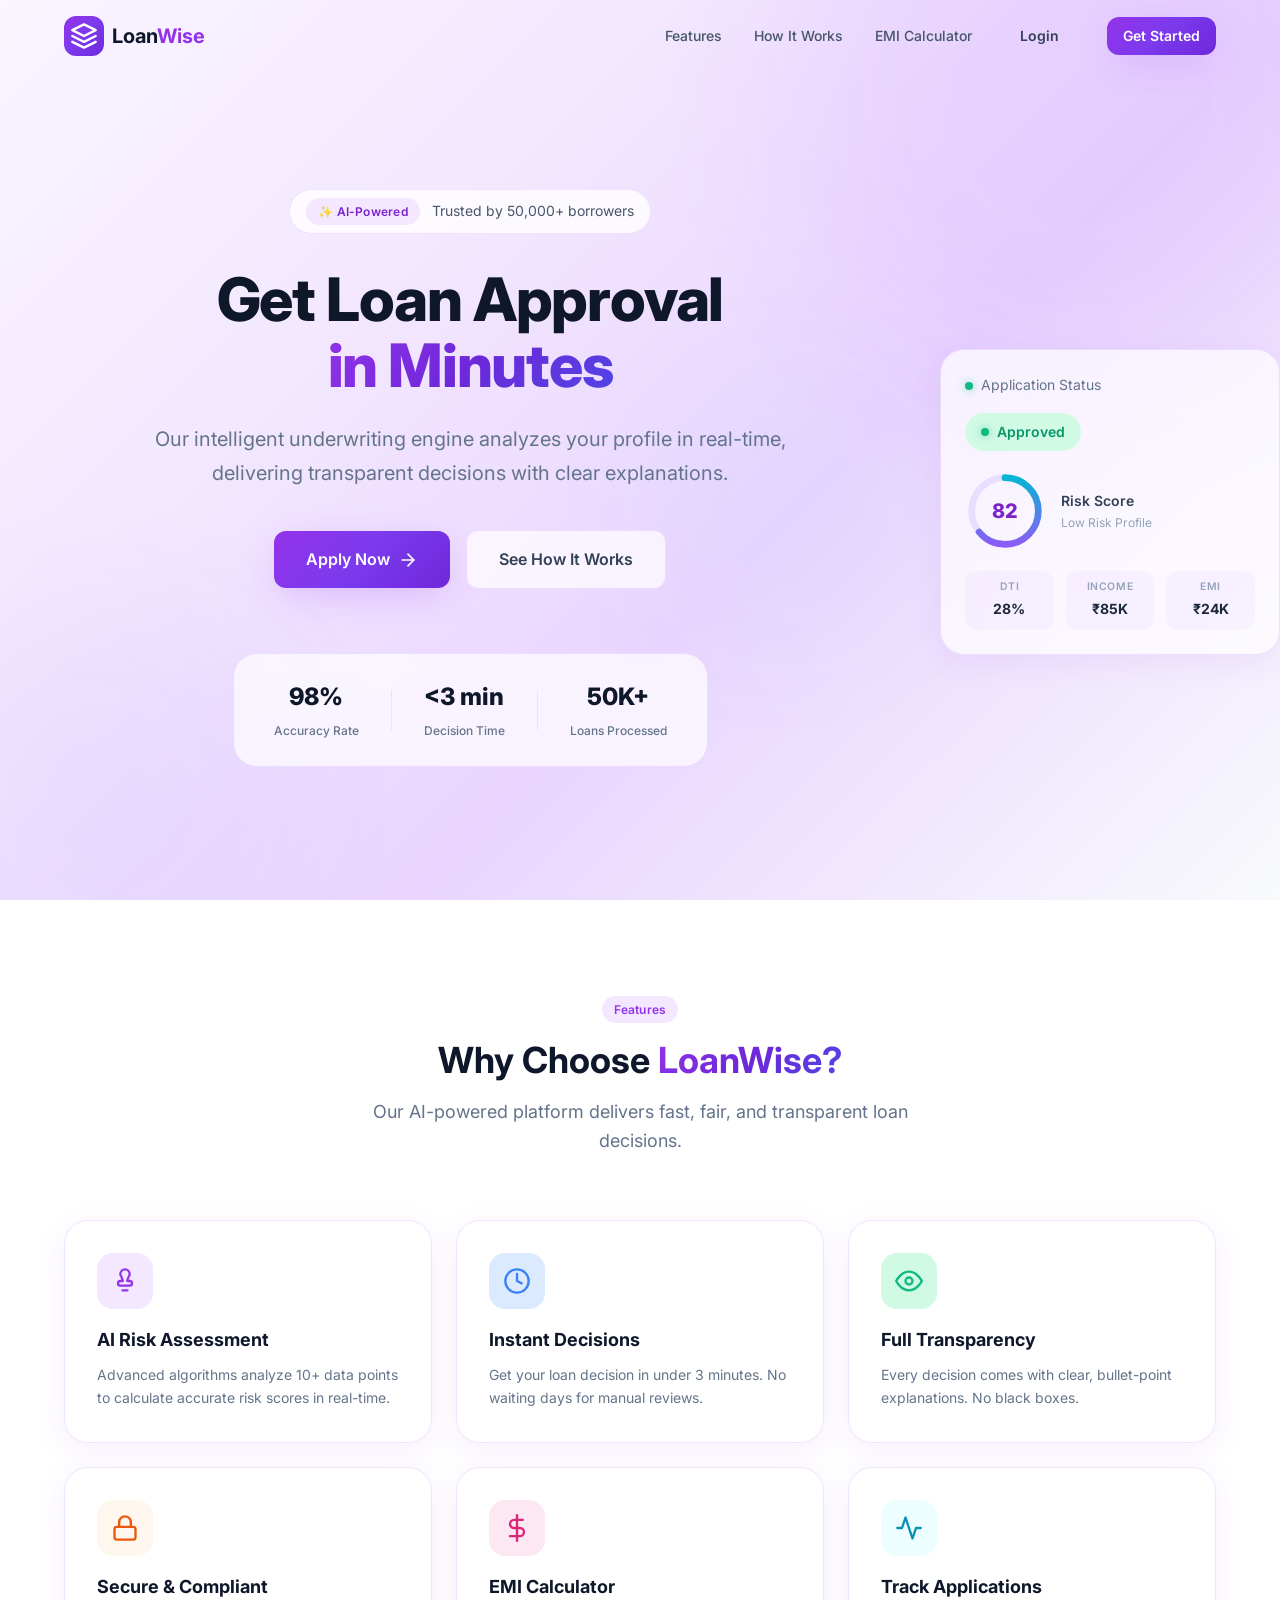
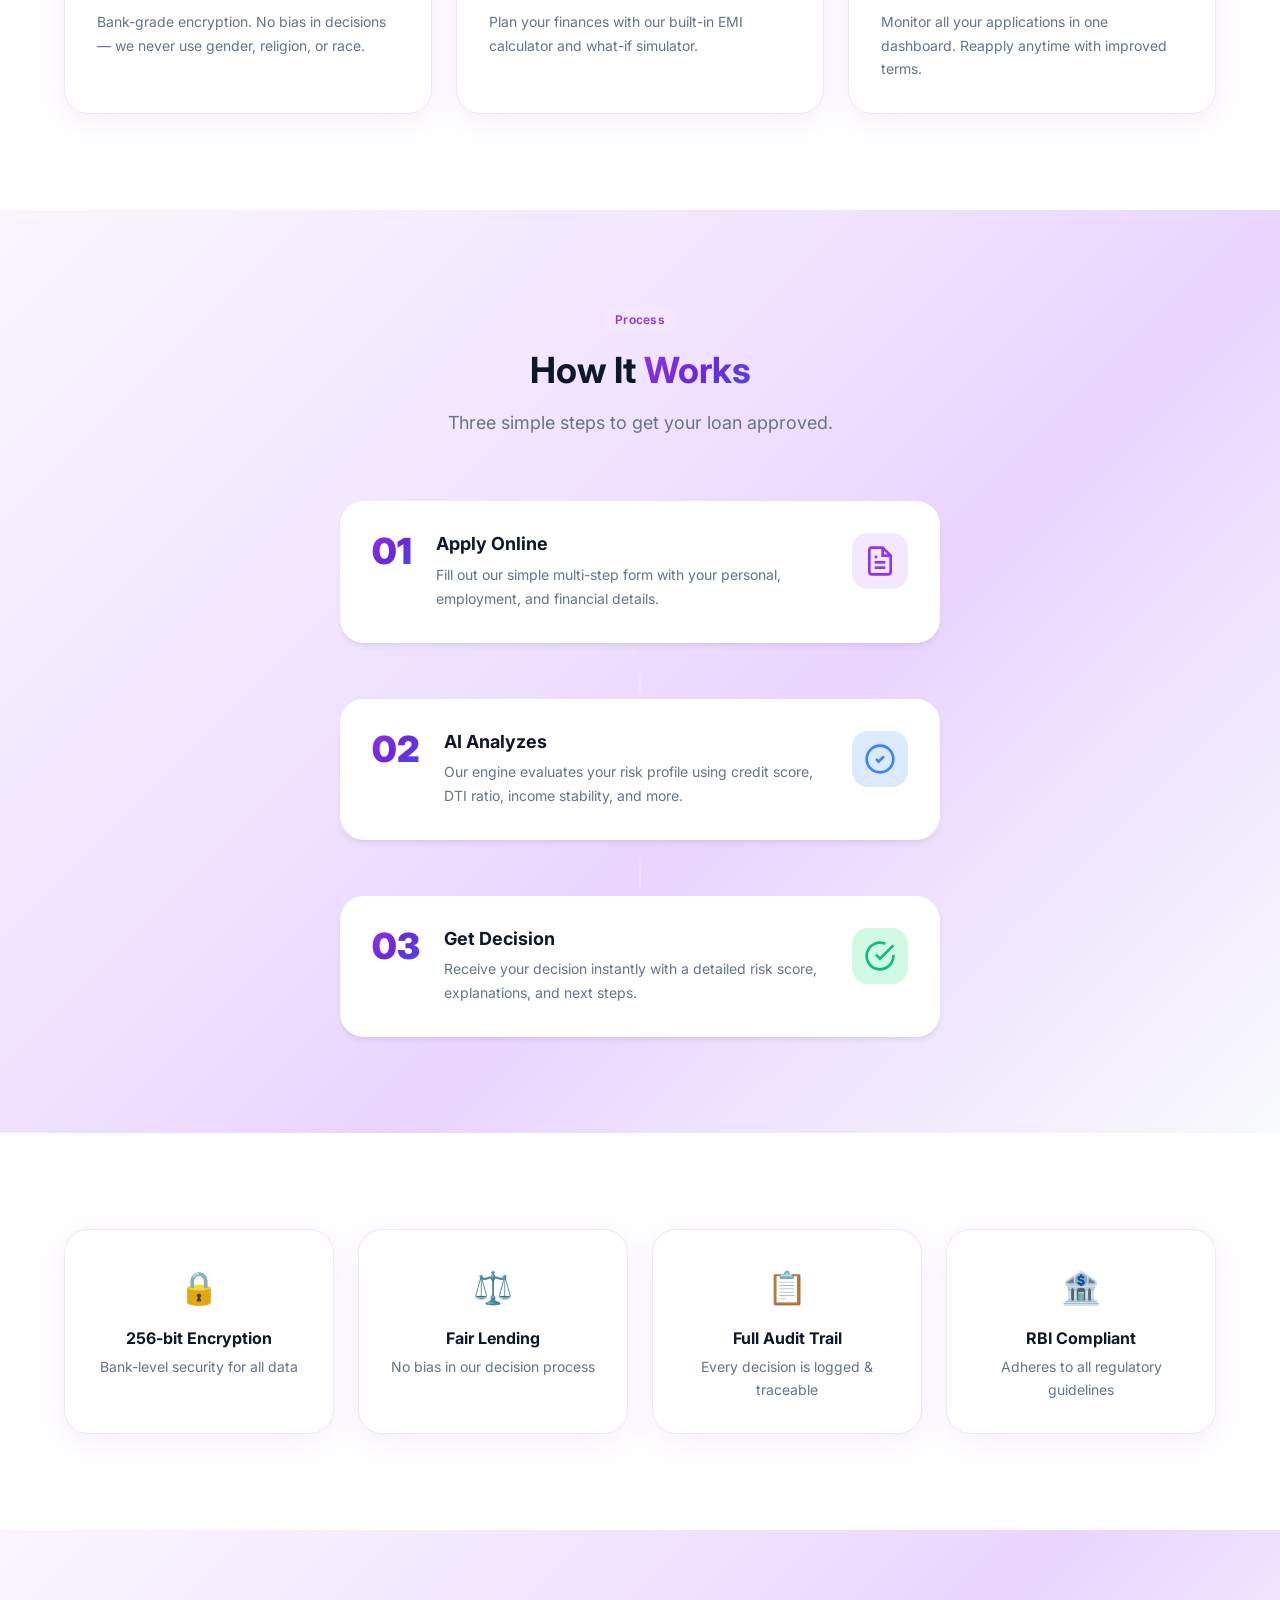
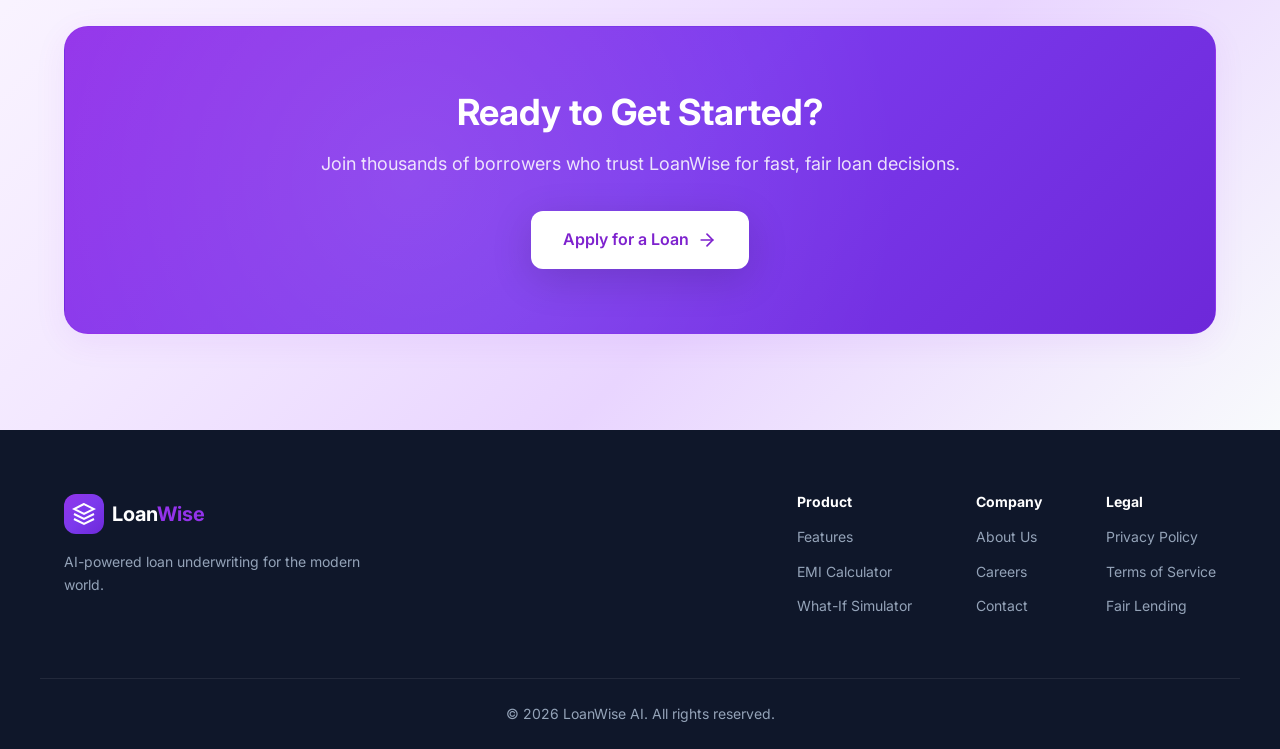
<file: Loan Approval/index.html>
<!DOCTYPE html>
<html lang="en">
<head>
    <meta charset="UTF-8">
    <meta name="viewport" content="width=device-width, initial-scale=1.0">
    <title>LoanWise AI — Smart Loan Approval in Minutes</title>
    <meta name="description" content="Get instant loan approvals powered by AI. Smart risk assessment, transparent decisions, and fast processing.">
    <link rel="preconnect" href="https://fonts.googleapis.com">
    <link rel="preconnect" href="https://fonts.gstatic.com" crossorigin>
    <link href="https://fonts.googleapis.com/css2?family=Inter:wght@300;400;500;600;700;800;900&display=swap" rel="stylesheet">
    <link rel="stylesheet" href="css/design-system.css">
    <link rel="stylesheet" href="css/landing.css">
</head>
<body>
    <!-- Navbar -->
    <nav class="navbar" id="navbar">
        <div class="container navbar-inner">
            <a href="index.html" class="logo">
                <div class="logo-icon">
                    <svg width="28" height="28" viewBox="0 0 24 24" fill="none" stroke="currentColor" stroke-width="2" stroke-linecap="round" stroke-linejoin="round">
                        <path d="M12 2L2 7l10 5 10-5-10-5z"/>
                        <path d="M2 17l10 5 10-5"/>
                        <path d="M2 12l10 5 10-5"/>
                    </svg>
                </div>
                <span class="logo-text">Loan<span class="logo-highlight">Wise</span></span>
            </a>
            <div class="nav-links" id="navLinks">
                <a href="#features">Features</a>
                <a href="#how-it-works">How It Works</a>
                <a href="emi-calculator.html">EMI Calculator</a>
                <a href="auth.html" class="btn btn-ghost btn-sm">Login</a>
                <a href="auth.html#signup" class="btn btn-primary btn-sm">Get Started</a>
            </div>
            <button class="nav-toggle" id="navToggle" aria-label="Toggle navigation">
                <span></span><span></span><span></span>
            </button>
        </div>
    </nav>

    <!-- Hero Section -->
    <section class="hero">
        <div class="hero-bg">
            <div class="hero-orb hero-orb-1"></div>
            <div class="hero-orb hero-orb-2"></div>
            <div class="hero-orb hero-orb-3"></div>
        </div>
        <div class="container hero-content">
            <div class="hero-badge animate-fade-in">
                <span class="badge badge-purple">✨ AI-Powered</span>
                <span>Trusted by 50,000+ borrowers</span>
            </div>
            <h1 class="hero-title animate-fade-in-up">
                Get Loan Approval<br>
                <span class="gradient-text">in Minutes</span>
            </h1>
            <p class="hero-subtitle animate-fade-in-up delay-1">
                Our intelligent underwriting engine analyzes your profile in real-time,<br>
                delivering transparent decisions with clear explanations.
            </p>
            <div class="hero-actions animate-fade-in-up delay-2">
                <a href="auth.html#signup" class="btn btn-primary btn-lg" id="ctaApplyNow">
                    Apply Now
                    <svg width="20" height="20" viewBox="0 0 24 24" fill="none" stroke="currentColor" stroke-width="2" stroke-linecap="round" stroke-linejoin="round"><path d="M5 12h14"/><path d="m12 5 7 7-7 7"/></svg>
                </a>
                <a href="#how-it-works" class="btn btn-glass btn-lg">
                    See How It Works
                </a>
            </div>
            <div class="hero-stats animate-fade-in-up delay-3">
                <div class="hero-stat">
                    <span class="hero-stat-value">98%</span>
                    <span class="hero-stat-label">Accuracy Rate</span>
                </div>
                <div class="hero-stat-divider"></div>
                <div class="hero-stat">
                    <span class="hero-stat-value">&lt;3 min</span>
                    <span class="hero-stat-label">Decision Time</span>
                </div>
                <div class="hero-stat-divider"></div>
                <div class="hero-stat">
                    <span class="hero-stat-value">50K+</span>
                    <span class="hero-stat-label">Loans Processed</span>
                </div>
            </div>
        </div>
        <div class="hero-visual animate-fade-in-up delay-2">
            <div class="hero-card glass-card">
                <div class="hero-card-header">
                    <div class="hero-card-dot green"></div>
                    <span>Application Status</span>
                </div>
                <div class="hero-card-status">
                    <span class="status-badge status-approved">Approved</span>
                </div>
                <div class="hero-card-score">
                    <div class="mini-gauge">
                        <svg viewBox="0 0 120 120" class="gauge-svg">
                            <circle cx="60" cy="60" r="50" fill="none" stroke="rgba(139,92,246,0.15)" stroke-width="10"/>
                            <circle cx="60" cy="60" r="50" fill="none" stroke="url(#gaugeGradient)" stroke-width="10" stroke-dasharray="251.2" stroke-dashoffset="50" stroke-linecap="round" transform="rotate(-90 60 60)"/>
                            <defs>
                                <linearGradient id="gaugeGradient" x1="0%" y1="0%" x2="100%" y2="0%">
                                    <stop offset="0%" stop-color="#8b5cf6"/>
                                    <stop offset="100%" stop-color="#06b6d4"/>
                                </linearGradient>
                            </defs>
                        </svg>
                        <span class="gauge-value">82</span>
                    </div>
                    <div class="hero-card-score-info">
                        <span class="score-label">Risk Score</span>
                        <span class="score-desc">Low Risk Profile</span>
                    </div>
                </div>
                <div class="hero-card-metrics">
                    <div class="mini-metric">
                        <span class="mini-metric-label">DTI</span>
                        <span class="mini-metric-value">28%</span>
                    </div>
                    <div class="mini-metric">
                        <span class="mini-metric-label">Income</span>
                        <span class="mini-metric-value">₹85K</span>
                    </div>
                    <div class="mini-metric">
                        <span class="mini-metric-label">EMI</span>
                        <span class="mini-metric-value">₹24K</span>
                    </div>
                </div>
            </div>
        </div>
    </section>

    <!-- Features Section -->
    <section class="features section" id="features">
        <div class="container">
            <div class="section-header animate-on-scroll">
                <span class="badge badge-purple-light">Features</span>
                <h2 class="section-title">Why Choose <span class="gradient-text">LoanWise?</span></h2>
                <p class="section-subtitle">Our AI-powered platform delivers fast, fair, and transparent loan decisions.</p>
            </div>
            <div class="features-grid">
                <div class="feature-card glass-card animate-on-scroll" id="feature-ai">
                    <div class="feature-icon purple">
                        <svg width="28" height="28" viewBox="0 0 24 24" fill="none" stroke="currentColor" stroke-width="2" stroke-linecap="round" stroke-linejoin="round"><path d="M12 2a4 4 0 0 0-4 4c0 2 2 3 2 6H8a2 2 0 0 0 0 4h8a2 2 0 0 0 0-4h-2c0-3 2-4 2-6a4 4 0 0 0-4-4z"/><line x1="10" y1="20" x2="14" y2="20"/></svg>
                    </div>
                    <h3>AI Risk Assessment</h3>
                    <p>Advanced algorithms analyze 10+ data points to calculate accurate risk scores in real-time.</p>
                </div>
                <div class="feature-card glass-card animate-on-scroll" id="feature-speed">
                    <div class="feature-icon blue">
                        <svg width="28" height="28" viewBox="0 0 24 24" fill="none" stroke="currentColor" stroke-width="2" stroke-linecap="round" stroke-linejoin="round"><circle cx="12" cy="12" r="10"/><polyline points="12 6 12 12 16 14"/></svg>
                    </div>
                    <h3>Instant Decisions</h3>
                    <p>Get your loan decision in under 3 minutes. No waiting days for manual reviews.</p>
                </div>
                <div class="feature-card glass-card animate-on-scroll" id="feature-transparent">
                    <div class="feature-icon green">
                        <svg width="28" height="28" viewBox="0 0 24 24" fill="none" stroke="currentColor" stroke-width="2" stroke-linecap="round" stroke-linejoin="round"><path d="M1 12s4-8 11-8 11 8 11 8-4 8-11 8-11-8-11-8z"/><circle cx="12" cy="12" r="3"/></svg>
                    </div>
                    <h3>Full Transparency</h3>
                    <p>Every decision comes with clear, bullet-point explanations. No black boxes.</p>
                </div>
                <div class="feature-card glass-card animate-on-scroll" id="feature-secure">
                    <div class="feature-icon orange">
                        <svg width="28" height="28" viewBox="0 0 24 24" fill="none" stroke="currentColor" stroke-width="2" stroke-linecap="round" stroke-linejoin="round"><rect x="3" y="11" width="18" height="11" rx="2" ry="2"/><path d="M7 11V7a5 5 0 0 1 10 0v4"/></svg>
                    </div>
                    <h3>Secure & Compliant</h3>
                    <p>Bank-grade encryption. No bias in decisions — we never use gender, religion, or race.</p>
                </div>
                <div class="feature-card glass-card animate-on-scroll" id="feature-emi">
                    <div class="feature-icon pink">
                        <svg width="28" height="28" viewBox="0 0 24 24" fill="none" stroke="currentColor" stroke-width="2" stroke-linecap="round" stroke-linejoin="round"><line x1="12" y1="1" x2="12" y2="23"/><path d="M17 5H9.5a3.5 3.5 0 0 0 0 7h5a3.5 3.5 0 0 1 0 7H6"/></svg>
                    </div>
                    <h3>EMI Calculator</h3>
                    <p>Plan your finances with our built-in EMI calculator and what-if simulator.</p>
                </div>
                <div class="feature-card glass-card animate-on-scroll" id="feature-track">
                    <div class="feature-icon cyan">
                        <svg width="28" height="28" viewBox="0 0 24 24" fill="none" stroke="currentColor" stroke-width="2" stroke-linecap="round" stroke-linejoin="round"><path d="M22 12h-4l-3 9L9 3l-3 9H2"/></svg>
                    </div>
                    <h3>Track Applications</h3>
                    <p>Monitor all your applications in one dashboard. Reapply anytime with improved terms.</p>
                </div>
            </div>
        </div>
    </section>

    <!-- How It Works Section -->
    <section class="how-it-works section" id="how-it-works">
        <div class="container">
            <div class="section-header animate-on-scroll">
                <span class="badge badge-purple-light">Process</span>
                <h2 class="section-title">How It <span class="gradient-text">Works</span></h2>
                <p class="section-subtitle">Three simple steps to get your loan approved.</p>
            </div>
            <div class="steps-container">
                <div class="step-card animate-on-scroll" id="step-1">
                    <div class="step-number">01</div>
                    <div class="step-content">
                        <h3>Apply Online</h3>
                        <p>Fill out our simple multi-step form with your personal, employment, and financial details.</p>
                    </div>
                    <div class="step-visual">
                        <div class="step-icon-wrap purple">
                            <svg width="32" height="32" viewBox="0 0 24 24" fill="none" stroke="currentColor" stroke-width="2"><path d="M14 2H6a2 2 0 0 0-2 2v16a2 2 0 0 0 2 2h12a2 2 0 0 0 2-2V8z"/><polyline points="14 2 14 8 20 8"/><line x1="16" y1="13" x2="8" y2="13"/><line x1="16" y1="17" x2="8" y2="17"/><polyline points="10 9 9 9 8 9"/></svg>
                        </div>
                    </div>
                </div>
                <div class="step-connector animate-on-scroll">
                    <div class="connector-line"></div>
                </div>
                <div class="step-card animate-on-scroll" id="step-2">
                    <div class="step-number">02</div>
                    <div class="step-content">
                        <h3>AI Analyzes</h3>
                        <p>Our engine evaluates your risk profile using credit score, DTI ratio, income stability, and more.</p>
                    </div>
                    <div class="step-visual">
                        <div class="step-icon-wrap blue">
                            <svg width="32" height="32" viewBox="0 0 24 24" fill="none" stroke="currentColor" stroke-width="2"><circle cx="12" cy="12" r="10"/><path d="m9 12 2 2 4-4"/></svg>
                        </div>
                    </div>
                </div>
                <div class="step-connector animate-on-scroll">
                    <div class="connector-line"></div>
                </div>
                <div class="step-card animate-on-scroll" id="step-3">
                    <div class="step-number">03</div>
                    <div class="step-content">
                        <h3>Get Decision</h3>
                        <p>Receive your decision instantly with a detailed risk score, explanations, and next steps.</p>
                    </div>
                    <div class="step-visual">
                        <div class="step-icon-wrap green">
                            <svg width="32" height="32" viewBox="0 0 24 24" fill="none" stroke="currentColor" stroke-width="2"><path d="M22 11.08V12a10 10 0 1 1-5.93-9.14"/><polyline points="22 4 12 14.01 9 11.01"/></svg>
                        </div>
                    </div>
                </div>
            </div>
        </div>
    </section>

    <!-- Trust Section -->
    <section class="trust section" id="trust">
        <div class="container">
            <div class="trust-grid">
                <div class="trust-card glass-card animate-on-scroll">
                    <div class="trust-icon">🔒</div>
                    <h4>256-bit Encryption</h4>
                    <p>Bank-level security for all data</p>
                </div>
                <div class="trust-card glass-card animate-on-scroll">
                    <div class="trust-icon">⚖️</div>
                    <h4>Fair Lending</h4>
                    <p>No bias in our decision process</p>
                </div>
                <div class="trust-card glass-card animate-on-scroll">
                    <div class="trust-icon">📋</div>
                    <h4>Full Audit Trail</h4>
                    <p>Every decision is logged & traceable</p>
                </div>
                <div class="trust-card glass-card animate-on-scroll">
                    <div class="trust-icon">🏦</div>
                    <h4>RBI Compliant</h4>
                    <p>Adheres to all regulatory guidelines</p>
                </div>
            </div>
        </div>
    </section>

    <!-- CTA Section -->
    <section class="cta-section section">
        <div class="container">
            <div class="cta-card glass-card animate-on-scroll">
                <h2>Ready to Get Started?</h2>
                <p>Join thousands of borrowers who trust LoanWise for fast, fair loan decisions.</p>
                <a href="auth.html#signup" class="btn btn-primary btn-lg">
                    Apply for a Loan
                    <svg width="20" height="20" viewBox="0 0 24 24" fill="none" stroke="currentColor" stroke-width="2" stroke-linecap="round" stroke-linejoin="round"><path d="M5 12h14"/><path d="m12 5 7 7-7 7"/></svg>
                </a>
            </div>
        </div>
    </section>

    <!-- Footer -->
    <footer class="footer">
        <div class="container footer-inner">
            <div class="footer-brand">
                <a href="index.html" class="logo">
                    <div class="logo-icon">
                        <svg width="24" height="24" viewBox="0 0 24 24" fill="none" stroke="currentColor" stroke-width="2"><path d="M12 2L2 7l10 5 10-5-10-5z"/><path d="M2 17l10 5 10-5"/><path d="M2 12l10 5 10-5"/></svg>
                    </div>
                    <span class="logo-text">Loan<span class="logo-highlight">Wise</span></span>
                </a>
                <p>AI-powered loan underwriting for the modern world.</p>
            </div>
            <div class="footer-links">
                <div class="footer-col">
                    <h4>Product</h4>
                    <a href="#features">Features</a>
                    <a href="emi-calculator.html">EMI Calculator</a>
                    <a href="what-if.html">What-If Simulator</a>
                </div>
                <div class="footer-col">
                    <h4>Company</h4>
                    <a href="#">About Us</a>
                    <a href="#">Careers</a>
                    <a href="#">Contact</a>
                </div>
                <div class="footer-col">
                    <h4>Legal</h4>
                    <a href="#">Privacy Policy</a>
                    <a href="#">Terms of Service</a>
                    <a href="#">Fair Lending</a>
                </div>
            </div>
        </div>
        <div class="container footer-bottom">
            <p>&copy; 2026 LoanWise AI. All rights reserved.</p>
        </div>
    </footer>

    <script src="js/utils.js"></script>
    <script src="js/landing.js"></script>
</body>
</html>
</file>
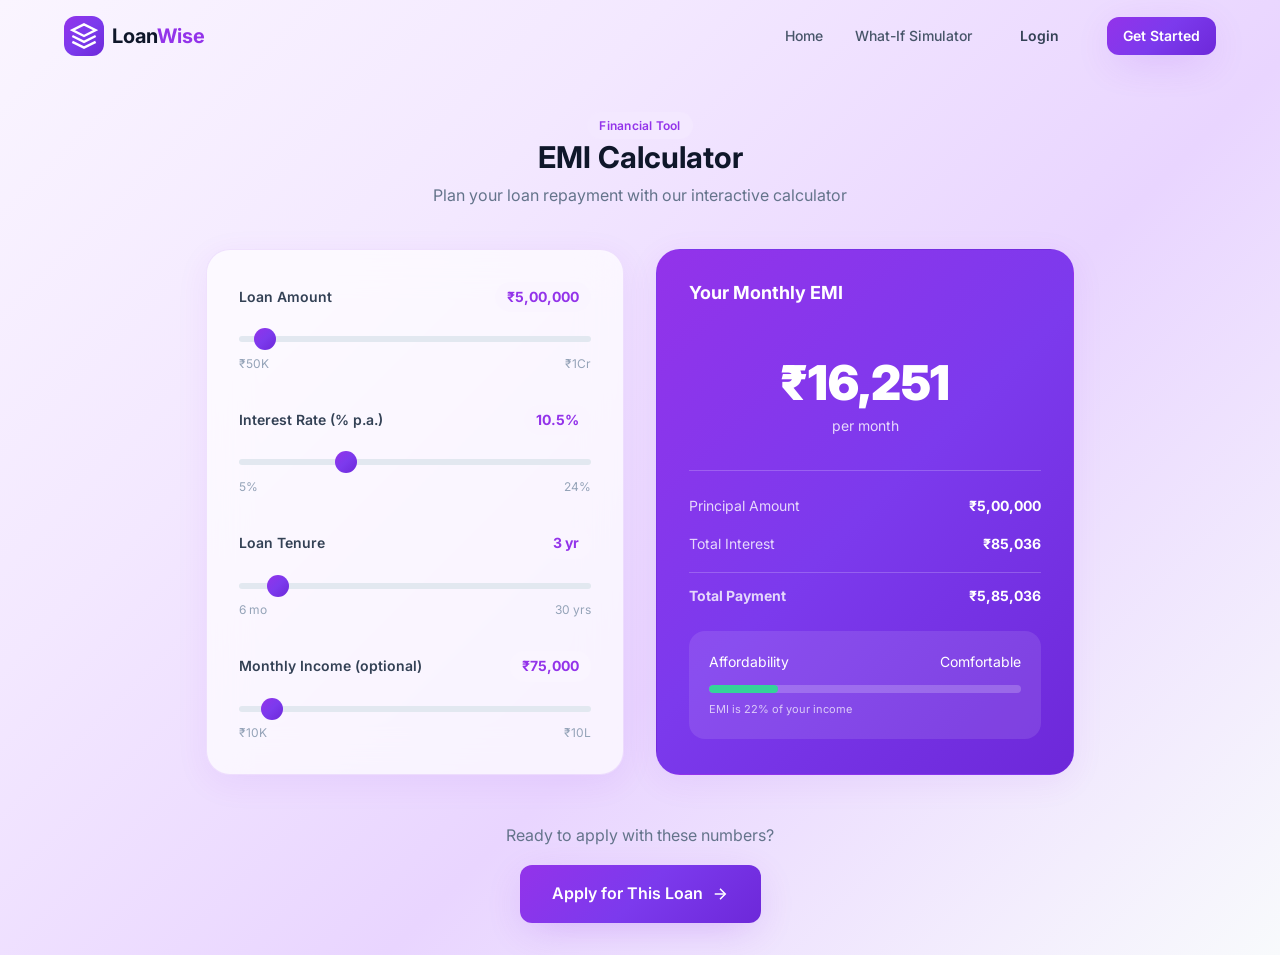
<file: Loan Approval/emi-calculator.html>
<!DOCTYPE html>
<html lang="en">
<head>
    <meta charset="UTF-8">
    <meta name="viewport" content="width=device-width, initial-scale=1.0">
    <title>EMI Calculator | LoanWise AI</title>
    <meta name="description" content="Calculate your monthly EMI with our interactive loan calculator. Plan your finances before applying.">
    <link rel="preconnect" href="https://fonts.googleapis.com">
    <link rel="preconnect" href="https://fonts.gstatic.com" crossorigin>
    <link href="https://fonts.googleapis.com/css2?family=Inter:wght@300;400;500;600;700;800;900&display=swap" rel="stylesheet">
    <link rel="stylesheet" href="css/design-system.css">
    <link rel="stylesheet" href="css/tools.css">
</head>
<body>
    <!-- Navbar -->
    <nav class="navbar scrolled" id="navbar">
        <div class="container navbar-inner">
            <a href="index.html" class="logo">
                <div class="logo-icon">
                    <svg width="28" height="28" viewBox="0 0 24 24" fill="none" stroke="currentColor" stroke-width="2"><path d="M12 2L2 7l10 5 10-5-10-5z"/><path d="M2 17l10 5 10-5"/><path d="M2 12l10 5 10-5"/></svg>
                </div>
                <span class="logo-text">Loan<span class="logo-highlight">Wise</span></span>
            </a>
            <div class="nav-links" id="navLinks">
                <a href="index.html">Home</a>
                <a href="what-if.html">What-If Simulator</a>
                <a href="auth.html" class="btn btn-ghost btn-sm">Login</a>
                <a href="auth.html#signup" class="btn btn-primary btn-sm">Get Started</a>
            </div>
            <button class="nav-toggle" id="navToggle" aria-label="Toggle navigation"><span></span><span></span><span></span></button>
        </div>
    </nav>

    <div class="tools-page">
        <div class="tools-container">
            <div class="tools-header">
                <span class="badge badge-purple-light">Financial Tool</span>
                <h1>EMI Calculator</h1>
                <p>Plan your loan repayment with our interactive calculator</p>
            </div>

            <div class="calculator-grid">
                <!-- Input Side -->
                <div class="calculator-inputs glass-card">
                    <div class="slider-group">
                        <div class="slider-header">
                            <span class="slider-label">Loan Amount</span>
                            <span class="slider-value" id="amountValue">₹5,00,000</span>
                        </div>
                        <input type="range" class="slider-input" id="loanAmountSlider" 
                            min="50000" max="10000000" step="50000" value="500000"
                            oninput="updateCalculator()">
                        <div class="slider-range">
                            <span>₹50K</span>
                            <span>₹1Cr</span>
                        </div>
                    </div>

                    <div class="slider-group">
                        <div class="slider-header">
                            <span class="slider-label">Interest Rate (% p.a.)</span>
                            <span class="slider-value" id="rateValue">10.5%</span>
                        </div>
                        <input type="range" class="slider-input" id="rateSlider" 
                            min="5" max="24" step="0.25" value="10.5"
                            oninput="updateCalculator()">
                        <div class="slider-range">
                            <span>5%</span>
                            <span>24%</span>
                        </div>
                    </div>

                    <div class="slider-group">
                        <div class="slider-header">
                            <span class="slider-label">Loan Tenure</span>
                            <span class="slider-value" id="tenureValue">36 months</span>
                        </div>
                        <input type="range" class="slider-input" id="tenureSlider" 
                            min="6" max="360" step="6" value="36"
                            oninput="updateCalculator()">
                        <div class="slider-range">
                            <span>6 mo</span>
                            <span>30 yrs</span>
                        </div>
                    </div>

                    <div class="slider-group" style="margin-bottom: 0;">
                        <div class="slider-header">
                            <span class="slider-label">Monthly Income (optional)</span>
                            <span class="slider-value" id="incomeValue">₹75,000</span>
                        </div>
                        <input type="range" class="slider-input" id="incomeSlider" 
                            min="10000" max="1000000" step="5000" value="75000"
                            oninput="updateCalculator()">
                        <div class="slider-range">
                            <span>₹10K</span>
                            <span>₹10L</span>
                        </div>
                    </div>
                </div>

                <!-- Results Side -->
                <div class="calculator-results glass-card" id="calcResults">
                    <h3>Your Monthly EMI</h3>

                    <div class="emi-result">
                        <div class="emi-amount" id="emiAmount">₹16,253</div>
                        <div class="emi-label">per month</div>
                    </div>

                    <div class="result-details">
                        <div class="result-row">
                            <span class="label">Principal Amount</span>
                            <span class="value" id="principalDisplay">₹5,00,000</span>
                        </div>
                        <div class="result-row">
                            <span class="label">Total Interest</span>
                            <span class="value" id="interestDisplay">₹85,108</span>
                        </div>
                        <div class="result-row" style="padding-top: 12px; border-top: 1px solid rgba(255,255,255,0.2);">
                            <span class="label" style="font-weight: 700;">Total Payment</span>
                            <span class="value" id="totalDisplay">₹5,85,108</span>
                        </div>
                    </div>

                    <div class="affordability" id="affordabilitySection">
                        <div class="affordability-header">
                            <span>Affordability</span>
                            <span id="affordabilityLabel">Good</span>
                        </div>
                        <div class="affordability-bar">
                            <div class="affordability-fill good" id="affordabilityFill" style="width: 22%;"></div>
                        </div>
                        <p style="font-size: 11px; margin-top: 8px; opacity: 0.7;" id="affordabilityNote">EMI is 22% of your income</p>
                    </div>
                </div>
            </div>

            <!-- Quick Apply CTA -->
            <div style="text-align: center; margin-top: 48px;">
                <p style="color: var(--gray-500); margin-bottom: 16px;">Ready to apply with these numbers?</p>
                <a href="auth.html#signup" class="btn btn-primary btn-lg" id="quickApplyBtn">
                    Apply for This Loan
                    <svg width="18" height="18" viewBox="0 0 24 24" fill="none" stroke="currentColor" stroke-width="2"><path d="M5 12h14"/><path d="m12 5 7 7-7 7"/></svg>
                </a>
            </div>
        </div>
    </div>

    <script src="js/utils.js"></script>
    <script src="js/riskEngine.js"></script>
    <script>
        initNavbar();

        function updateCalculator() {
            const amount = Number(document.getElementById('loanAmountSlider').value);
            const rate = Number(document.getElementById('rateSlider').value);
            const tenure = Number(document.getElementById('tenureSlider').value);
            const income = Number(document.getElementById('incomeSlider').value);

            // Update display values
            document.getElementById('amountValue').textContent = formatCurrency(amount);
            document.getElementById('rateValue').textContent = rate + '%';
            document.getElementById('tenureValue').textContent = tenure >= 12 
                ? Math.floor(tenure / 12) + ' yr' + (tenure % 12 ? ` ${tenure % 12} mo` : '')
                : tenure + ' months';
            document.getElementById('incomeValue').textContent = formatCurrency(income);

            // Calculate EMI
            const emi = RiskEngine.calculateEMI(amount, rate, tenure);
            const totalPayment = emi * tenure;
            const totalInterest = totalPayment - amount;

            document.getElementById('emiAmount').textContent = formatCurrency(emi);
            document.getElementById('principalDisplay').textContent = formatCurrency(amount);
            document.getElementById('interestDisplay').textContent = formatCurrency(totalInterest);
            document.getElementById('totalDisplay').textContent = formatCurrency(totalPayment);

            // Affordability
            const emiPercent = Math.round((emi / income) * 100);
            const affordFill = document.getElementById('affordabilityFill');
            const affordLabel = document.getElementById('affordabilityLabel');
            const affordNote = document.getElementById('affordabilityNote');

            affordFill.style.width = Math.min(emiPercent, 100) + '%';
            affordNote.textContent = `EMI is ${emiPercent}% of your income`;

            if (emiPercent <= 30) {
                affordFill.className = 'affordability-fill good';
                affordLabel.textContent = 'Comfortable';
            } else if (emiPercent <= 50) {
                affordFill.className = 'affordability-fill moderate';
                affordLabel.textContent = 'Moderate';
            } else {
                affordFill.className = 'affordability-fill poor';
                affordLabel.textContent = 'Stretched';
            }
        }

        // Update nav for logged in users
        const currentUser = DB.getCurrentUser();
        if (currentUser) {
            document.getElementById('quickApplyBtn').href = 'apply.html';
            document.getElementById('quickApplyBtn').textContent = 'Apply for This Loan →';
        }

        // Initial calculation
        updateCalculator();
    </script>
</body>
</html>
</file>
<file: Loan Approval/css/design-system.css>
/* ===========================
   LoanWise AI — Design System
   =========================== */

/* --- CSS Custom Properties --- */
:root {
    /* Purple Palette */
    --purple-50: #faf5ff;
    --purple-100: #f3e8ff;
    --purple-200: #e9d5ff;
    --purple-300: #d8b4fe;
    --purple-400: #c084fc;
    --purple-500: #a855f7;
    --purple-600: #9333ea;
    --purple-700: #7e22ce;
    --purple-800: #6b21a8;
    --purple-900: #581c87;

    /* Neutral Palette */
    --gray-50: #f8fafc;
    --gray-100: #f1f5f9;
    --gray-200: #e2e8f0;
    --gray-300: #cbd5e1;
    --gray-400: #94a3b8;
    --gray-500: #64748b;
    --gray-600: #475569;
    --gray-700: #334155;
    --gray-800: #1e293b;
    --gray-900: #0f172a;

    /* Semantic Colors */
    --success: #10b981;
    --success-light: #d1fae5;
    --warning: #f59e0b;
    --warning-light: #fef3c7;
    --danger: #ef4444;
    --danger-light: #fee2e2;
    --info: #3b82f6;
    --info-light: #dbeafe;

    /* Gradients */
    --gradient-primary: linear-gradient(135deg, #9333ea 0%, #7c3aed 50%, #6d28d9 100%);
    --gradient-hero: linear-gradient(135deg, #faf5ff 0%, #f3e8ff 30%, #e9d5ff 60%, #f8fafc 100%);
    --gradient-text: linear-gradient(135deg, #9333ea 0%, #6d28d9 50%, #4f46e5 100%);
    --gradient-card: linear-gradient(135deg, rgba(255,255,255,0.9) 0%, rgba(243,232,255,0.5) 100%);
    --gradient-cta: linear-gradient(135deg, #7c3aed 0%, #9333ea 50%, #a855f7 100%);

    /* Glass */
    --glass-bg: rgba(255, 255, 255, 0.7);
    --glass-border: rgba(147, 51, 234, 0.12);
    --glass-shadow: 0 8px 32px rgba(147, 51, 234, 0.08);

    /* Typography */
    --font-family: 'Inter', -apple-system, BlinkMacSystemFont, 'Segoe UI', sans-serif;
    --font-xs: 0.75rem;
    --font-sm: 0.875rem;
    --font-base: 1rem;
    --font-lg: 1.125rem;
    --font-xl: 1.25rem;
    --font-2xl: 1.5rem;
    --font-3xl: 1.875rem;
    --font-4xl: 2.25rem;
    --font-5xl: 3rem;
    --font-6xl: 3.75rem;

    /* Spacing */
    --space-1: 0.25rem;
    --space-2: 0.5rem;
    --space-3: 0.75rem;
    --space-4: 1rem;
    --space-5: 1.25rem;
    --space-6: 1.5rem;
    --space-8: 2rem;
    --space-10: 2.5rem;
    --space-12: 3rem;
    --space-16: 4rem;
    --space-20: 5rem;
    --space-24: 6rem;

    /* Border Radius */
    --radius-sm: 0.375rem;
    --radius-md: 0.5rem;
    --radius-lg: 0.75rem;
    --radius-xl: 1rem;
    --radius-2xl: 1.5rem;
    --radius-full: 9999px;

    /* Shadows */
    --shadow-sm: 0 1px 2px rgba(0,0,0,0.05);
    --shadow-md: 0 4px 6px -1px rgba(0,0,0,0.07), 0 2px 4px -2px rgba(0,0,0,0.05);
    --shadow-lg: 0 10px 15px -3px rgba(0,0,0,0.08), 0 4px 6px -4px rgba(0,0,0,0.05);
    --shadow-xl: 0 20px 25px -5px rgba(0,0,0,0.08), 0 8px 10px -6px rgba(0,0,0,0.04);
    --shadow-purple: 0 10px 40px -10px rgba(147, 51, 234, 0.3);
    --shadow-purple-lg: 0 20px 60px -15px rgba(147, 51, 234, 0.35);

    /* Transitions */
    --transition-fast: 150ms cubic-bezier(0.4, 0, 0.2, 1);
    --transition-base: 250ms cubic-bezier(0.4, 0, 0.2, 1);
    --transition-slow: 350ms cubic-bezier(0.4, 0, 0.2, 1);
    --transition-spring: 500ms cubic-bezier(0.34, 1.56, 0.64, 1);
}

/* --- Reset & Base --- */
*, *::before, *::after {
    margin: 0;
    padding: 0;
    box-sizing: border-box;
}

html {
    scroll-behavior: smooth;
    -webkit-font-smoothing: antialiased;
    -moz-osx-font-smoothing: grayscale;
}

body {
    font-family: var(--font-family);
    font-size: var(--font-base);
    line-height: 1.6;
    color: var(--gray-800);
    background: var(--gray-50);
    overflow-x: hidden;
}

a {
    text-decoration: none;
    color: inherit;
    transition: color var(--transition-fast);
}

img {
    max-width: 100%;
    height: auto;
}

button {
    border: none;
    background: none;
    cursor: pointer;
    font-family: inherit;
    font-size: inherit;
}

input, select, textarea {
    font-family: inherit;
    font-size: inherit;
}

/* --- Layout --- */
.container {
    width: 100%;
    max-width: 1200px;
    margin: 0 auto;
    padding: 0 var(--space-6);
}

.section {
    padding: var(--space-24) 0;
}

/* --- Typography --- */
h1, h2, h3, h4, h5, h6 {
    font-weight: 700;
    line-height: 1.2;
    color: var(--gray-900);
}

.gradient-text {
    background: var(--gradient-text);
    -webkit-background-clip: text;
    -webkit-text-fill-color: transparent;
    background-clip: text;
}

.section-header {
    text-align: center;
    margin-bottom: var(--space-16);
}

.section-title {
    font-size: var(--font-4xl);
    margin-top: var(--space-4);
    margin-bottom: var(--space-4);
}

.section-subtitle {
    font-size: var(--font-lg);
    color: var(--gray-500);
    max-width: 600px;
    margin: 0 auto;
}

/* --- Navbar --- */
.navbar {
    position: fixed;
    top: 0;
    left: 0;
    right: 0;
    z-index: 1000;
    padding: var(--space-4) 0;
    transition: all var(--transition-base);
    background: transparent;
}

.navbar.scrolled {
    background: rgba(255, 255, 255, 0.85);
    backdrop-filter: blur(20px);
    -webkit-backdrop-filter: blur(20px);
    border-bottom: 1px solid var(--glass-border);
    padding: var(--space-3) 0;
    box-shadow: var(--shadow-sm);
}

.navbar-inner {
    display: flex;
    align-items: center;
    justify-content: space-between;
}

.logo {
    display: flex;
    align-items: center;
    gap: var(--space-2);
    font-weight: 700;
    font-size: var(--font-xl);
}

.logo-icon {
    width: 40px;
    height: 40px;
    display: flex;
    align-items: center;
    justify-content: center;
    background: var(--gradient-primary);
    color: white;
    border-radius: var(--radius-lg);
}

.logo-text {
    color: var(--gray-900);
}

.logo-highlight {
    color: var(--purple-600);
}

.nav-links {
    display: flex;
    align-items: center;
    gap: var(--space-8);
}

.nav-links a:not(.btn) {
    font-size: var(--font-sm);
    font-weight: 500;
    color: var(--gray-600);
    position: relative;
}

.nav-links a:not(.btn):hover {
    color: var(--purple-600);
}

.nav-links a:not(.btn)::after {
    content: '';
    position: absolute;
    bottom: -4px;
    left: 0;
    width: 0;
    height: 2px;
    background: var(--gradient-primary);
    border-radius: var(--radius-full);
    transition: width var(--transition-base);
}

.nav-links a:not(.btn):hover::after {
    width: 100%;
}

.nav-toggle {
    display: none;
    flex-direction: column;
    gap: 5px;
    padding: var(--space-2);
}

.nav-toggle span {
    display: block;
    width: 24px;
    height: 2px;
    background: var(--gray-700);
    border-radius: var(--radius-full);
    transition: all var(--transition-base);
}

/* --- Buttons --- */
.btn {
    display: inline-flex;
    align-items: center;
    justify-content: center;
    gap: var(--space-2);
    font-weight: 600;
    border-radius: var(--radius-lg);
    transition: all var(--transition-base);
    cursor: pointer;
    white-space: nowrap;
    position: relative;
    overflow: hidden;
}

.btn::before {
    content: '';
    position: absolute;
    inset: 0;
    background: linear-gradient(rgba(255,255,255,0.2), transparent);
    opacity: 0;
    transition: opacity var(--transition-fast);
}

.btn:hover::before {
    opacity: 1;
}

.btn-sm {
    padding: var(--space-2) var(--space-4);
    font-size: var(--font-sm);
}

.btn-md {
    padding: var(--space-3) var(--space-6);
    font-size: var(--font-sm);
}

.btn-lg {
    padding: var(--space-4) var(--space-8);
    font-size: var(--font-base);
}

.btn-primary {
    background: var(--gradient-primary);
    color: white;
    box-shadow: var(--shadow-purple);
}

.btn-primary:hover {
    transform: translateY(-2px);
    box-shadow: var(--shadow-purple-lg);
}

.btn-primary:active {
    transform: translateY(0);
}

.btn-secondary {
    background: white;
    color: var(--purple-700);
    border: 1.5px solid var(--purple-200);
}

.btn-secondary:hover {
    background: var(--purple-50);
    border-color: var(--purple-300);
    transform: translateY(-1px);
}

.btn-ghost {
    background: transparent;
    color: var(--gray-700);
}

.btn-ghost:hover {
    background: var(--purple-50);
    color: var(--purple-700);
}

.btn-glass {
    background: var(--glass-bg);
    backdrop-filter: blur(10px);
    -webkit-backdrop-filter: blur(10px);
    border: 1px solid var(--glass-border);
    color: var(--gray-700);
}

.btn-glass:hover {
    background: rgba(255, 255, 255, 0.9);
    transform: translateY(-1px);
    box-shadow: var(--shadow-md);
}

.btn-success {
    background: var(--success);
    color: white;
}

.btn-danger {
    background: var(--danger);
    color: white;
}

.btn-block {
    width: 100%;
}

.btn:disabled {
    opacity: 0.6;
    cursor: not-allowed;
    transform: none !important;
}

/* --- Glass Card --- */
.glass-card {
    background: var(--glass-bg);
    backdrop-filter: blur(20px);
    -webkit-backdrop-filter: blur(20px);
    border: 1px solid var(--glass-border);
    border-radius: var(--radius-2xl);
    box-shadow: var(--glass-shadow);
    transition: all var(--transition-base);
}

.glass-card:hover {
    box-shadow: var(--shadow-xl);
    transform: translateY(-2px);
}

/* --- Badges --- */
.badge {
    display: inline-flex;
    align-items: center;
    gap: var(--space-1);
    padding: var(--space-1) var(--space-3);
    font-size: var(--font-xs);
    font-weight: 600;
    border-radius: var(--radius-full);
    letter-spacing: 0.02em;
}

.badge-purple {
    background: var(--purple-100);
    color: var(--purple-700);
}

.badge-purple-light {
    background: var(--purple-100);
    color: var(--purple-600);
}

.badge-green {
    background: var(--success-light);
    color: #059669;
}

.badge-red {
    background: var(--danger-light);
    color: #dc2626;
}

.badge-yellow {
    background: var(--warning-light);
    color: #d97706;
}

.badge-blue {
    background: var(--info-light);
    color: #2563eb;
}

/* --- Status Badges --- */
.status-badge {
    display: inline-flex;
    align-items: center;
    gap: var(--space-2);
    padding: var(--space-2) var(--space-4);
    font-size: var(--font-sm);
    font-weight: 600;
    border-radius: var(--radius-full);
}

.status-badge::before {
    content: '';
    width: 8px;
    height: 8px;
    border-radius: 50%;
}

.status-approved {
    background: var(--success-light);
    color: #059669;
}

.status-approved::before {
    background: #10b981;
    box-shadow: 0 0 8px rgba(16, 185, 129, 0.5);
}

.status-conditions {
    background: var(--warning-light);
    color: #d97706;
}

.status-conditions::before {
    background: #f59e0b;
    box-shadow: 0 0 8px rgba(245, 158, 11, 0.5);
}

.status-review {
    background: var(--info-light);
    color: #2563eb;
}

.status-review::before {
    background: #3b82f6;
    box-shadow: 0 0 8px rgba(59, 130, 246, 0.5);
}

.status-rejected {
    background: var(--danger-light);
    color: #dc2626;
}

.status-rejected::before {
    background: #ef4444;
    box-shadow: 0 0 8px rgba(239, 68, 68, 0.5);
}

/* --- Form Elements --- */
.form-group {
    margin-bottom: var(--space-5);
}

.form-label {
    display: flex;
    align-items: center;
    gap: var(--space-2);
    font-size: var(--font-sm);
    font-weight: 600;
    color: var(--gray-700);
    margin-bottom: var(--space-2);
}

.form-label .required {
    color: var(--danger);
}

.form-input, .form-select {
    width: 100%;
    padding: var(--space-3) var(--space-4);
    background: white;
    border: 1.5px solid var(--gray-200);
    border-radius: var(--radius-lg);
    font-size: var(--font-base);
    color: var(--gray-800);
    transition: all var(--transition-fast);
    outline: none;
}

.form-input:focus, .form-select:focus {
    border-color: var(--purple-400);
    box-shadow: 0 0 0 3px rgba(147, 51, 234, 0.1);
}

.form-input::placeholder {
    color: var(--gray-400);
}

.form-input.error {
    border-color: var(--danger);
    box-shadow: 0 0 0 3px rgba(239, 68, 68, 0.1);
}

.form-error {
    font-size: var(--font-xs);
    color: var(--danger);
    margin-top: var(--space-1);
    display: none;
}

.form-error.visible {
    display: block;
}

.form-hint {
    font-size: var(--font-xs);
    color: var(--gray-400);
    margin-top: var(--space-1);
}

.confidence-tag {
    display: inline-flex;
    align-items: center;
    gap: var(--space-1);
    font-size: 0.65rem;
    font-weight: 600;
    padding: 2px 8px;
    border-radius: var(--radius-full);
    text-transform: uppercase;
    letter-spacing: 0.05em;
}

.confidence-verified {
    background: var(--success-light);
    color: #059669;
}

.confidence-self-reported {
    background: var(--gray-100);
    color: var(--gray-500);
}

/* --- Progress Bar --- */
.progress-bar {
    width: 100%;
    height: 8px;
    background: var(--gray-100);
    border-radius: var(--radius-full);
    overflow: hidden;
}

.progress-fill {
    height: 100%;
    border-radius: var(--radius-full);
    background: var(--gradient-primary);
    transition: width 1s cubic-bezier(0.4, 0, 0.2, 1);
}

/* --- Step Indicator --- */
.step-indicator {
    display: flex;
    align-items: center;
    justify-content: center;
    gap: 0;
    margin-bottom: var(--space-10);
}

.step-item {
    display: flex;
    align-items: center;
    gap: 0;
}

.step-circle {
    width: 40px;
    height: 40px;
    border-radius: 50%;
    display: flex;
    align-items: center;
    justify-content: center;
    font-size: var(--font-sm);
    font-weight: 700;
    transition: all var(--transition-base);
    border: 2px solid var(--gray-200);
    background: white;
    color: var(--gray-400);
    flex-shrink: 0;
}

.step-circle.active {
    background: var(--gradient-primary);
    color: white;
    border-color: var(--purple-600);
    box-shadow: var(--shadow-purple);
}

.step-circle.completed {
    background: var(--success);
    color: white;
    border-color: var(--success);
}

.step-line {
    width: 60px;
    height: 3px;
    background: var(--gray-200);
    border-radius: var(--radius-full);
    transition: background var(--transition-base);
}

.step-line.active {
    background: var(--gradient-primary);
}

/* --- Modal --- */
.modal-overlay {
    position: fixed;
    inset: 0;
    background: rgba(15, 23, 42, 0.5);
    backdrop-filter: blur(4px);
    z-index: 2000;
    display: flex;
    align-items: center;
    justify-content: center;
    opacity: 0;
    visibility: hidden;
    transition: all var(--transition-base);
}

.modal-overlay.active {
    opacity: 1;
    visibility: visible;
}

.modal {
    background: white;
    border-radius: var(--radius-2xl);
    box-shadow: var(--shadow-xl);
    max-width: 560px;
    width: 90%;
    max-height: 85vh;
    overflow-y: auto;
    transform: scale(0.9) translateY(20px);
    transition: transform var(--transition-spring);
}

.modal-overlay.active .modal {
    transform: scale(1) translateY(0);
}

.modal-header {
    display: flex;
    align-items: center;
    justify-content: space-between;
    padding: var(--space-6);
    border-bottom: 1px solid var(--gray-100);
}

.modal-header h3 {
    font-size: var(--font-xl);
}

.modal-close {
    width: 36px;
    height: 36px;
    display: flex;
    align-items: center;
    justify-content: center;
    border-radius: var(--radius-lg);
    color: var(--gray-400);
    transition: all var(--transition-fast);
}

.modal-close:hover {
    background: var(--gray-100);
    color: var(--gray-700);
}

.modal-body {
    padding: var(--space-6);
}

.modal-footer {
    display: flex;
    justify-content: flex-end;
    gap: var(--space-3);
    padding: var(--space-6);
    border-top: 1px solid var(--gray-100);
}

/* --- Tables --- */
.data-table {
    width: 100%;
    border-collapse: collapse;
    font-size: var(--font-sm);
}

.data-table th {
    text-align: left;
    padding: var(--space-3) var(--space-4);
    background: var(--gray-50);
    color: var(--gray-500);
    font-weight: 600;
    font-size: var(--font-xs);
    text-transform: uppercase;
    letter-spacing: 0.05em;
    border-bottom: 1px solid var(--gray-200);
}

.data-table td {
    padding: var(--space-4);
    border-bottom: 1px solid var(--gray-100);
    color: var(--gray-700);
}

.data-table tbody tr {
    transition: background var(--transition-fast);
}

.data-table tbody tr:hover {
    background: var(--purple-50);
}

/* --- Animations --- */
@keyframes fadeIn {
    from { opacity: 0; }
    to { opacity: 1; }
}

@keyframes fadeInUp {
    from { opacity: 0; transform: translateY(30px); }
    to { opacity: 1; transform: translateY(0); }
}

@keyframes fadeInDown {
    from { opacity: 0; transform: translateY(-20px); }
    to { opacity: 1; transform: translateY(0); }
}

@keyframes slideInRight {
    from { opacity: 0; transform: translateX(30px); }
    to { opacity: 1; transform: translateX(0); }
}

@keyframes slideInLeft {
    from { opacity: 0; transform: translateX(-30px); }
    to { opacity: 1; transform: translateX(0); }
}

@keyframes scaleIn {
    from { opacity: 0; transform: scale(0.9); }
    to { opacity: 1; transform: scale(1); }
}

@keyframes pulse {
    0%, 100% { opacity: 1; }
    50% { opacity: 0.5; }
}

@keyframes spin {
    to { transform: rotate(360deg); }
}

@keyframes shimmer {
    0% { background-position: -200% 0; }
    100% { background-position: 200% 0; }
}

@keyframes float {
    0%, 100% { transform: translateY(0); }
    50% { transform: translateY(-10px); }
}

@keyframes gradientShift {
    0% { background-position: 0% 50%; }
    50% { background-position: 100% 50%; }
    100% { background-position: 0% 50%; }
}

.animate-fade-in {
    animation: fadeIn 0.6s ease-out forwards;
}

.animate-fade-in-up {
    animation: fadeInUp 0.7s ease-out forwards;
}

.delay-1 { animation-delay: 0.15s; opacity: 0; }
.delay-2 { animation-delay: 0.3s; opacity: 0; }
.delay-3 { animation-delay: 0.45s; opacity: 0; }
.delay-4 { animation-delay: 0.6s; opacity: 0; }

.animate-on-scroll {
    opacity: 0;
    transform: translateY(30px);
    transition: opacity 0.6s ease-out, transform 0.6s ease-out;
}

.animate-on-scroll.visible {
    opacity: 1;
    transform: translateY(0);
}

/* --- Loading Spinner --- */
.spinner {
    width: 48px;
    height: 48px;
    border: 4px solid var(--purple-100);
    border-top-color: var(--purple-600);
    border-radius: 50%;
    animation: spin 0.8s linear infinite;
}

.spinner-sm {
    width: 20px;
    height: 20px;
    border-width: 2px;
}

/* --- Utility Classes --- */
.text-center { text-align: center; }
.text-left { text-align: left; }
.text-right { text-align: right; }

.text-sm { font-size: var(--font-sm); }
.text-xs { font-size: var(--font-xs); }
.text-lg { font-size: var(--font-lg); }

.text-purple { color: var(--purple-600); }
.text-gray { color: var(--gray-500); }
.text-success { color: var(--success); }
.text-danger { color: var(--danger); }

.font-bold { font-weight: 700; }
.font-semibold { font-weight: 600; }
.font-medium { font-weight: 500; }

.mt-1 { margin-top: var(--space-1); }
.mt-2 { margin-top: var(--space-2); }
.mt-4 { margin-top: var(--space-4); }
.mt-6 { margin-top: var(--space-6); }
.mt-8 { margin-top: var(--space-8); }
.mb-2 { margin-bottom: var(--space-2); }
.mb-4 { margin-bottom: var(--space-4); }
.mb-6 { margin-bottom: var(--space-6); }
.mb-8 { margin-bottom: var(--space-8); }

.flex { display: flex; }
.flex-col { flex-direction: column; }
.items-center { align-items: center; }
.justify-center { justify-content: center; }
.justify-between { justify-content: space-between; }
.gap-2 { gap: var(--space-2); }
.gap-4 { gap: var(--space-4); }
.gap-6 { gap: var(--space-6); }

.grid-2 {
    display: grid;
    grid-template-columns: repeat(2, 1fr);
    gap: var(--space-6);
}

.hidden { display: none !important; }

/* --- Responsive --- */
@media (max-width: 768px) {
    .nav-links {
        position: fixed;
        top: 0;
        right: -100%;
        width: 280px;
        height: 100vh;
        background: white;
        flex-direction: column;
        padding: 80px var(--space-6) var(--space-6);
        box-shadow: var(--shadow-xl);
        transition: right var(--transition-slow);
        gap: var(--space-4);
    }

    .nav-links.open {
        right: 0;
    }

    .nav-toggle {
        display: flex;
    }

    .section {
        padding: var(--space-16) 0;
    }

    .section-title {
        font-size: var(--font-3xl);
    }

    .grid-2 {
        grid-template-columns: 1fr;
    }

    .container {
        padding: 0 var(--space-4);
    }
}

@media (max-width: 480px) {
    .section-title {
        font-size: var(--font-2xl);
    }
}

/* --- Page wrapper for authenticated pages --- */
.page-wrapper {
    min-height: 100vh;
    padding-top: 80px;
    background: var(--gradient-hero);
}

.page-content {
    padding: var(--space-8) 0;
}

/* Scrollbar */
::-webkit-scrollbar {
    width: 6px;
}

::-webkit-scrollbar-track {
    background: var(--gray-100);
}

::-webkit-scrollbar-thumb {
    background: var(--purple-300);
    border-radius: var(--radius-full);
}

::-webkit-scrollbar-thumb:hover {
    background: var(--purple-400);
}
</file>
<file: Loan Approval/css/landing.css>
/* ===========================
   Landing Page Styles
   =========================== */

/* --- Hero --- */
.hero {
    position: relative;
    min-height: 100vh;
    display: flex;
    align-items: center;
    padding: 120px 0 var(--space-16);
    background: var(--gradient-hero);
    overflow: hidden;
}

.hero-bg {
    position: absolute;
    inset: 0;
    pointer-events: none;
}

.hero-orb {
    position: absolute;
    border-radius: 50%;
    filter: blur(80px);
    opacity: 0.4;
}

.hero-orb-1 {
    width: 600px;
    height: 600px;
    background: rgba(147, 51, 234, 0.15);
    top: -200px;
    right: -100px;
    animation: float 8s ease-in-out infinite;
}

.hero-orb-2 {
    width: 400px;
    height: 400px;
    background: rgba(79, 70, 229, 0.1);
    bottom: -100px;
    left: -100px;
    animation: float 10s ease-in-out infinite 1s;
}

.hero-orb-3 {
    width: 300px;
    height: 300px;
    background: rgba(6, 182, 212, 0.08);
    top: 40%;
    left: 50%;
    animation: float 12s ease-in-out infinite 2s;
}

.hero-content {
    position: relative;
    z-index: 2;
    text-align: center;
}

.hero-badge {
    display: inline-flex;
    align-items: center;
    gap: var(--space-3);
    background: rgba(255, 255, 255, 0.8);
    backdrop-filter: blur(10px);
    padding: var(--space-2) var(--space-4);
    border-radius: var(--radius-full);
    border: 1px solid var(--glass-border);
    font-size: var(--font-sm);
    color: var(--gray-600);
    margin-bottom: var(--space-8);
}

.hero-title {
    font-size: var(--font-6xl);
    font-weight: 800;
    line-height: 1.1;
    margin-bottom: var(--space-6);
    letter-spacing: -0.02em;
}

.hero-subtitle {
    font-size: var(--font-xl);
    color: var(--gray-500);
    max-width: 640px;
    margin: 0 auto var(--space-10);
    line-height: 1.7;
}

.hero-actions {
    display: flex;
    align-items: center;
    justify-content: center;
    gap: var(--space-4);
    margin-bottom: var(--space-16);
}

.hero-stats {
    display: inline-flex;
    align-items: center;
    gap: var(--space-8);
    background: rgba(255, 255, 255, 0.7);
    backdrop-filter: blur(10px);
    padding: var(--space-6) var(--space-10);
    border-radius: var(--radius-2xl);
    border: 1px solid var(--glass-border);
}

.hero-stat {
    text-align: center;
}

.hero-stat-value {
    display: block;
    font-size: var(--font-2xl);
    font-weight: 800;
    color: var(--gray-900);
}

.hero-stat-label {
    font-size: var(--font-xs);
    color: var(--gray-500);
    font-weight: 500;
}

.hero-stat-divider {
    width: 1px;
    height: 40px;
    background: var(--gray-200);
}

/* --- Hero Visual Card --- */
.hero-visual {
    display: flex;
    justify-content: center;
    margin-top: var(--space-12);
    perspective: 1000px;
}

.hero-card {
    width: 340px;
    padding: var(--space-6);
    animation: float 6s ease-in-out infinite;
}

.hero-card-header {
    display: flex;
    align-items: center;
    gap: var(--space-2);
    font-size: var(--font-sm);
    color: var(--gray-500);
    margin-bottom: var(--space-4);
}

.hero-card-dot {
    width: 8px;
    height: 8px;
    border-radius: 50%;
}

.hero-card-dot.green {
    background: var(--success);
    box-shadow: 0 0 8px rgba(16, 185, 129, 0.5);
}

.hero-card-status {
    margin-bottom: var(--space-5);
}

.hero-card-score {
    display: flex;
    align-items: center;
    gap: var(--space-4);
    margin-bottom: var(--space-5);
}

.mini-gauge {
    position: relative;
    width: 80px;
    height: 80px;
}

.gauge-svg {
    width: 100%;
    height: 100%;
}

.gauge-value {
    position: absolute;
    top: 50%;
    left: 50%;
    transform: translate(-50%, -50%);
    font-size: var(--font-xl);
    font-weight: 800;
    color: var(--purple-700);
}

.hero-card-score-info {
    display: flex;
    flex-direction: column;
}

.score-label {
    font-size: var(--font-sm);
    font-weight: 600;
    color: var(--gray-700);
}

.score-desc {
    font-size: var(--font-xs);
    color: var(--gray-400);
}

.hero-card-metrics {
    display: grid;
    grid-template-columns: repeat(3, 1fr);
    gap: var(--space-3);
}

.mini-metric {
    text-align: center;
    padding: var(--space-2);
    background: rgba(147, 51, 234, 0.04);
    border-radius: var(--radius-lg);
}

.mini-metric-label {
    display: block;
    font-size: 0.65rem;
    font-weight: 600;
    color: var(--gray-400);
    text-transform: uppercase;
    letter-spacing: 0.05em;
}

.mini-metric-value {
    font-size: var(--font-sm);
    font-weight: 700;
    color: var(--gray-800);
}

/* --- Features --- */
.features {
    background: white;
}

.features-grid {
    display: grid;
    grid-template-columns: repeat(3, 1fr);
    gap: var(--space-6);
}

.feature-card {
    padding: var(--space-8);
    text-align: left;
    cursor: default;
}

.feature-card h3 {
    font-size: var(--font-lg);
    margin-bottom: var(--space-3);
}

.feature-card p {
    font-size: var(--font-sm);
    color: var(--gray-500);
    line-height: 1.7;
}

.feature-icon {
    width: 56px;
    height: 56px;
    display: flex;
    align-items: center;
    justify-content: center;
    border-radius: var(--radius-xl);
    margin-bottom: var(--space-5);
}

.feature-icon.purple {
    background: var(--purple-100);
    color: var(--purple-600);
}

.feature-icon.blue {
    background: var(--info-light);
    color: var(--info);
}

.feature-icon.green {
    background: var(--success-light);
    color: var(--success);
}

.feature-icon.orange {
    background: #fff7ed;
    color: #ea580c;
}

.feature-icon.pink {
    background: #fce7f3;
    color: #db2777;
}

.feature-icon.cyan {
    background: #ecfeff;
    color: #0891b2;
}

/* --- How It Works --- */
.how-it-works {
    background: var(--gradient-hero);
}

.steps-container {
    max-width: 600px;
    margin: 0 auto;
}

.step-card {
    display: flex;
    align-items: flex-start;
    gap: var(--space-6);
    padding: var(--space-8);
    background: white;
    border-radius: var(--radius-2xl);
    box-shadow: var(--shadow-md);
    transition: all var(--transition-base);
}

.step-card:hover {
    box-shadow: var(--shadow-lg);
    transform: translateX(4px);
}

.step-number {
    font-size: var(--font-4xl);
    font-weight: 900;
    background: var(--gradient-text);
    -webkit-background-clip: text;
    -webkit-text-fill-color: transparent;
    background-clip: text;
    line-height: 1;
    flex-shrink: 0;
}

.step-content h3 {
    font-size: var(--font-lg);
    margin-bottom: var(--space-2);
}

.step-content p {
    font-size: var(--font-sm);
    color: var(--gray-500);
    line-height: 1.7;
}

.step-visual {
    margin-left: auto;
    flex-shrink: 0;
}

.step-icon-wrap {
    width: 56px;
    height: 56px;
    display: flex;
    align-items: center;
    justify-content: center;
    border-radius: var(--radius-xl);
}

.step-icon-wrap.purple {
    background: var(--purple-100);
    color: var(--purple-600);
}

.step-icon-wrap.blue {
    background: var(--info-light);
    color: var(--info);
}

.step-icon-wrap.green {
    background: var(--success-light);
    color: var(--success);
}

.step-connector {
    display: flex;
    justify-content: center;
    padding: var(--space-2) 0;
}

.connector-line {
    width: 2px;
    height: 40px;
    background: linear-gradient(to bottom, var(--purple-200), var(--purple-100));
    border-radius: var(--radius-full);
}

/* --- Trust --- */
.trust {
    background: white;
}

.trust-grid {
    display: grid;
    grid-template-columns: repeat(4, 1fr);
    gap: var(--space-6);
}

.trust-card {
    padding: var(--space-8);
    text-align: center;
    cursor: default;
}

.trust-icon {
    font-size: 2rem;
    margin-bottom: var(--space-4);
}

.trust-card h4 {
    font-size: var(--font-base);
    margin-bottom: var(--space-2);
}

.trust-card p {
    font-size: var(--font-sm);
    color: var(--gray-500);
}

/* --- CTA Section --- */
.cta-section {
    background: var(--gradient-hero);
}

.cta-card {
    text-align: center;
    padding: var(--space-16) var(--space-8);
    background: var(--gradient-primary);
    color: white;
    position: relative;
    overflow: hidden;
}

.cta-card::before {
    content: '';
    position: absolute;
    inset: 0;
    background: radial-gradient(circle at 30% 50%, rgba(255,255,255,0.1) 0%, transparent 60%);
}

.cta-card h2 {
    font-size: var(--font-4xl);
    color: white;
    margin-bottom: var(--space-4);
    position: relative;
}

.cta-card p {
    font-size: var(--font-lg);
    color: rgba(255, 255, 255, 0.85);
    margin-bottom: var(--space-8);
    position: relative;
}

.cta-card .btn {
    background: white;
    color: var(--purple-700);
    box-shadow: 0 10px 40px rgba(0, 0, 0, 0.15);
    position: relative;
}

.cta-card .btn:hover {
    transform: translateY(-2px);
    box-shadow: 0 15px 50px rgba(0, 0, 0, 0.2);
}

/* --- Footer --- */
.footer {
    background: var(--gray-900);
    color: var(--gray-400);
    padding-top: var(--space-16);
}

.footer-inner {
    display: flex;
    justify-content: space-between;
    gap: var(--space-12);
    padding-bottom: var(--space-12);
    border-bottom: 1px solid rgba(255, 255, 255, 0.08);
}

.footer-brand {
    max-width: 300px;
}

.footer-brand .logo-text {
    color: white;
}

.footer-brand .logo-icon {
    background: var(--gradient-primary);
}

.footer-brand p {
    margin-top: var(--space-4);
    font-size: var(--font-sm);
    line-height: 1.7;
}

.footer-links {
    display: flex;
    gap: var(--space-16);
}

.footer-col h4 {
    color: white;
    font-size: var(--font-sm);
    margin-bottom: var(--space-4);
}

.footer-col a {
    display: block;
    font-size: var(--font-sm);
    color: var(--gray-400);
    margin-bottom: var(--space-3);
    transition: color var(--transition-fast);
}

.footer-col a:hover {
    color: var(--purple-400);
}

.footer-bottom {
    padding: var(--space-6) 0;
    text-align: center;
    font-size: var(--font-sm);
}

/* --- Responsive --- */
@media (max-width: 1024px) {
    .features-grid {
        grid-template-columns: repeat(2, 1fr);
    }

    .trust-grid {
        grid-template-columns: repeat(2, 1fr);
    }
}

@media (max-width: 768px) {
    .hero-title {
        font-size: var(--font-4xl);
    }

    .hero-subtitle {
        font-size: var(--font-base);
    }

    .hero-subtitle br {
        display: none;
    }

    .hero-actions {
        flex-direction: column;
    }

    .hero-stats {
        flex-direction: column;
        gap: var(--space-4);
        padding: var(--space-6);
    }

    .hero-stat-divider {
        width: 40px;
        height: 1px;
    }

    .hero-visual {
        margin-top: var(--space-8);
    }

    .hero-card {
        width: 100%;
        max-width: 320px;
    }

    .features-grid {
        grid-template-columns: 1fr;
    }

    .step-card {
        flex-wrap: wrap;
    }

    .trust-grid {
        grid-template-columns: 1fr;
    }

    .footer-inner {
        flex-direction: column;
        gap: var(--space-8);
    }

    .footer-links {
        flex-direction: column;
        gap: var(--space-6);
    }
}
</file>
<file: Loan Approval/css/tools.css>
/* ===========================
   EMI Calculator & What-If Styles
   =========================== */

.tools-page {
    min-height: 100vh;
    padding-top: 80px;
    background: var(--gradient-hero);
}

.tools-container {
    max-width: 900px;
    margin: 0 auto;
    padding: var(--space-8) var(--space-4);
}

.tools-header {
    text-align: center;
    margin-bottom: var(--space-10);
}

.tools-header h1 {
    font-size: var(--font-3xl);
    margin-bottom: var(--space-2);
}

.tools-header p {
    color: var(--gray-500);
}

/* Calculator Layout */
.calculator-grid {
    display: grid;
    grid-template-columns: 1fr 1fr;
    gap: var(--space-8);
}

.calculator-inputs {
    padding: var(--space-8);
}

.calculator-results {
    padding: var(--space-8);
    background: var(--gradient-primary) !important;
    color: white;
}

.calculator-results h3 {
    color: white;
    font-size: var(--font-lg);
    margin-bottom: var(--space-6);
}

/* Slider Input */
.slider-group {
    margin-bottom: var(--space-8);
}

.slider-header {
    display: flex;
    justify-content: space-between;
    align-items: center;
    margin-bottom: var(--space-3);
}

.slider-label {
    font-size: var(--font-sm);
    font-weight: 600;
    color: var(--gray-700);
}

.slider-value {
    font-size: var(--font-sm);
    font-weight: 700;
    color: var(--purple-600);
    background: var(--purple-50);
    padding: var(--space-1) var(--space-3);
    border-radius: var(--radius-full);
}

.slider-input {
    width: 100%;
    -webkit-appearance: none;
    appearance: none;
    height: 6px;
    border-radius: var(--radius-full);
    background: var(--gray-200);
    outline: none;
    cursor: pointer;
}

.slider-input::-webkit-slider-thumb {
    -webkit-appearance: none;
    appearance: none;
    width: 22px;
    height: 22px;
    border-radius: 50%;
    background: var(--gradient-primary);
    box-shadow: var(--shadow-purple);
    cursor: pointer;
    transition: transform var(--transition-fast);
}

.slider-input::-webkit-slider-thumb:hover {
    transform: scale(1.2);
}

.slider-input::-moz-range-thumb {
    width: 22px;
    height: 22px;
    border-radius: 50%;
    background: var(--gradient-primary);
    box-shadow: var(--shadow-purple);
    cursor: pointer;
    border: none;
}

.slider-range {
    display: flex;
    justify-content: space-between;
    font-size: var(--font-xs);
    color: var(--gray-400);
    margin-top: var(--space-1);
}

/* Results Display */
.emi-result {
    text-align: center;
    padding: var(--space-8) 0;
    border-bottom: 1px solid rgba(255, 255, 255, 0.2);
    margin-bottom: var(--space-6);
}

.emi-amount {
    font-size: var(--font-5xl);
    font-weight: 900;
    line-height: 1;
    margin-bottom: var(--space-2);
}

.emi-label {
    font-size: var(--font-sm);
    opacity: 0.8;
}

.result-details {
    display: flex;
    flex-direction: column;
    gap: var(--space-4);
}

.result-row {
    display: flex;
    justify-content: space-between;
    align-items: center;
    font-size: var(--font-sm);
}

.result-row .label {
    opacity: 0.8;
}

.result-row .value {
    font-weight: 700;
}

/* Affordability Indicator */
.affordability {
    margin-top: var(--space-6);
    padding: var(--space-5);
    background: rgba(255, 255, 255, 0.1);
    border-radius: var(--radius-xl);
}

.affordability-header {
    display: flex;
    justify-content: space-between;
    align-items: center;
    margin-bottom: var(--space-3);
    font-size: var(--font-sm);
}

.affordability-bar {
    width: 100%;
    height: 8px;
    background: rgba(255, 255, 255, 0.2);
    border-radius: var(--radius-full);
    overflow: hidden;
}

.affordability-fill {
    height: 100%;
    border-radius: var(--radius-full);
    transition: width 0.5s ease, background 0.5s ease;
}

.affordability-fill.good { background: #34d399; }
.affordability-fill.moderate { background: #fbbf24; }
.affordability-fill.poor { background: #f87171; }

/* What-If Simulator */
.whatif-grid {
    display: grid;
    grid-template-columns: 1fr 1fr;
    gap: var(--space-6);
}

.whatif-card {
    padding: var(--space-6);
}

.whatif-card h3 {
    font-size: var(--font-base);
    margin-bottom: var(--space-5);
    display: flex;
    align-items: center;
    gap: var(--space-2);
}

.comparison-table {
    width: 100%;
    margin-top: var(--space-4);
}

.comparison-table th {
    text-align: left;
    padding: var(--space-2);
    font-size: var(--font-xs);
    color: var(--gray-400);
    font-weight: 600;
    text-transform: uppercase;
    letter-spacing: 0.05em;
}

.comparison-table td {
    padding: var(--space-2);
    font-size: var(--font-sm);
}

.comparison-table .changed {
    color: var(--purple-600);
    font-weight: 700;
}

.impact-indicator {
    display: inline-flex;
    align-items: center;
    gap: var(--space-1);
    font-size: var(--font-xs);
    font-weight: 600;
    padding: 2px 8px;
    border-radius: var(--radius-full);
}

.impact-indicator.positive {
    background: var(--success-light);
    color: #059669;
}

.impact-indicator.negative {
    background: var(--danger-light);
    color: #dc2626;
}

@media (max-width: 768px) {
    .calculator-grid {
        grid-template-columns: 1fr;
    }

    .whatif-grid {
        grid-template-columns: 1fr;
    }
}
</file>
